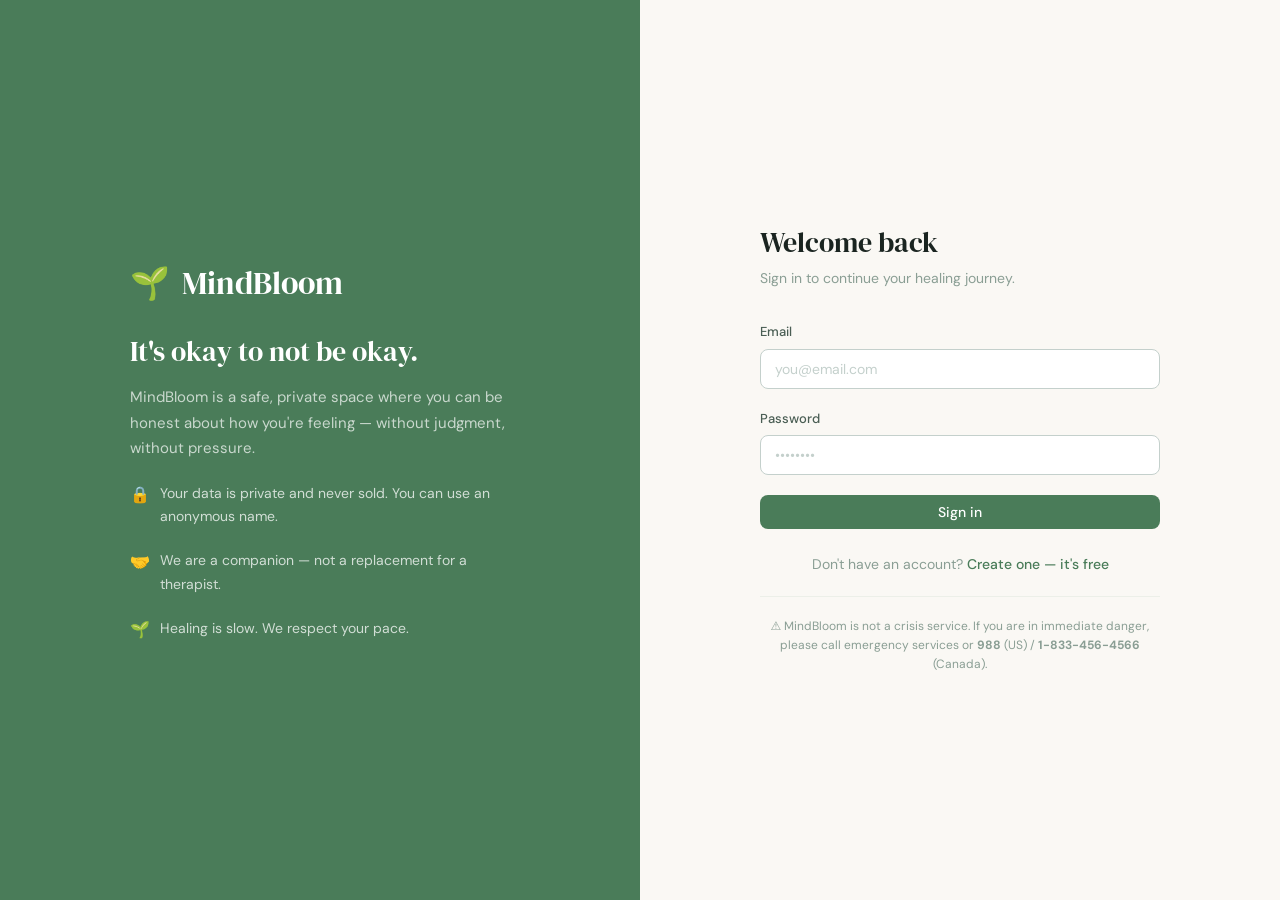
<file: target/classes/static/pages/login.html>
<!DOCTYPE html>
<html lang="en">
<head>
  <meta charset="UTF-8">
  <meta name="viewport" content="width=device-width, initial-scale=1.0">
  <title>Sign In – MindBloom</title>
  <link rel="stylesheet" href="../css/main.css">
</head>
<body>
<div class="auth-shell">
  <!-- Left branding panel -->
  <div class="auth-left">
    <div class="auth-left-inner">
      <div class="logo"><span>🌱</span> MindBloom</div>
      <h2>It's okay to not be okay.</h2>
      <p>MindBloom is a safe, private space where you can be honest about how you're feeling — without judgment, without pressure.</p>

      <div class="auth-principle">
        <span>🔒</span>
        <p>Your data is private and never sold. You can use an anonymous name.</p>
      </div>
      <div class="auth-principle">
        <span>🤝</span>
        <p>We are a companion — not a replacement for a therapist.</p>
      </div>
      <div class="auth-principle">
        <span>🌱</span>
        <p>Healing is slow. We respect your pace.</p>
      </div>
    </div>
  </div>

  <!-- Right form panel -->
  <div class="auth-right">
    <div class="auth-form-wrap">
      <h1>Welcome back</h1>
      <p class="sub">Sign in to continue your healing journey.</p>

      <form id="login-form" novalidate>
        <div class="form-group">
          <label class="form-label" for="email">Email</label>
          <input id="email" type="email" class="form-input" placeholder="you@email.com" required>
          <p class="form-error hidden" id="email-err"></p>
        </div>
        <div class="form-group">
          <label class="form-label" for="password">Password</label>
          <input id="password" type="password" class="form-input" placeholder="••••••••" required>
          <p class="form-error hidden" id="password-err"></p>
        </div>
        <p class="form-error hidden mb-sm" id="global-err"></p>
        <button type="submit" class="btn btn-primary btn-full" id="submit-btn">Sign in</button>
      </form>

      <div class="auth-switch">
        Don't have an account? <a href="register.html">Create one — it's free</a>
      </div>

      <div class="divider"></div>
      <p style="font-size:0.75rem;color:var(--ink-light);text-align:center;line-height:1.6">
        ⚠️ MindBloom is not a crisis service. If you are in immediate danger,<br>
        please call emergency services or <strong>988</strong> (US) / <strong>1-833-456-4566</strong> (Canada).
      </p>
    </div>
  </div>
</div>

<script src="../js/api.js"></script>
<script src="../js/app.js"></script>
<script>
  // Redirect if already logged in
  if (auth.isLoggedIn()) {
    const u = auth.user();
    window.location.href = u?.onboardingCompleted ? 'dashboard.html' : 'onboarding.html';
  }

  const form = document.getElementById('login-form');
  const submitBtn = document.getElementById('submit-btn');

  form.addEventListener('submit', async (e) => {
    e.preventDefault();
    const email    = document.getElementById('email').value.trim();
    const password = document.getElementById('password').value;
    const globalErr = document.getElementById('global-err');

    globalErr.classList.add('hidden');
    setLoading(submitBtn, true, 'Sign in');

    try {
      const res = await api.auth.login({ email, password });
      auth.save(res.accessToken, res.user);
      window.location.href = res.user?.onboardingCompleted ? 'dashboard.html' : 'onboarding.html';
    } catch (err) {
      globalErr.textContent = err.message || 'Login failed. Please check your credentials.';
      globalErr.classList.remove('hidden');
      setLoading(submitBtn, false, 'Sign in');
    }
  });
</script>
</body>
</html>
</file>
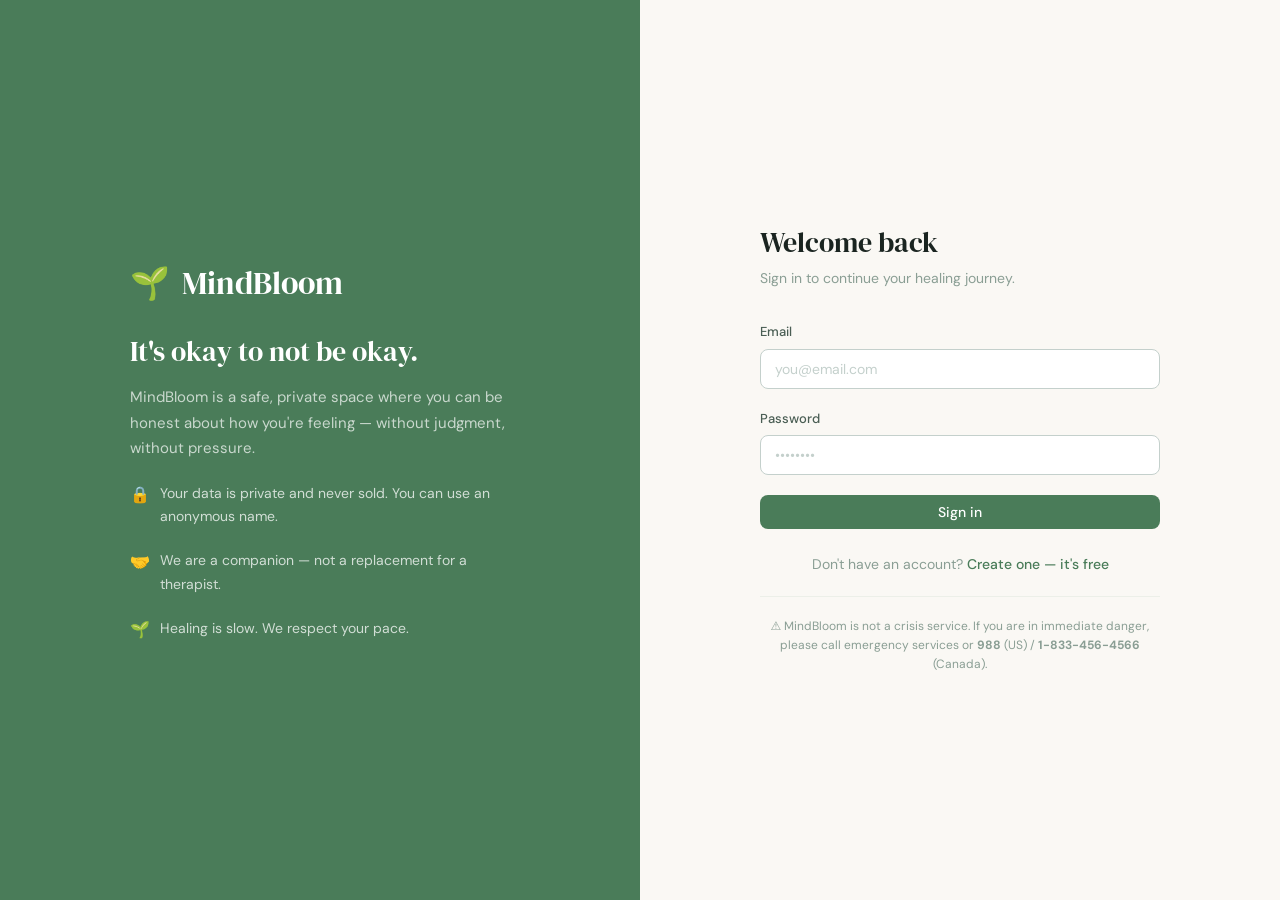
<file: target/classes/static/pages/onboarding.html>
<!DOCTYPE html>
<html lang="en">
<head>
  <meta charset="UTF-8">
  <meta name="viewport" content="width=device-width, initial-scale=1.0">
  <title>Your Healing Path – MindBloom</title>
  <link rel="stylesheet" href="../css/main.css">
  <style>
    body { display:flex; align-items:center; justify-content:center; min-height:100vh; background:var(--warm); }
    .onboard-wrap { width:100%; max-width:600px; padding:2rem; }
    .step { display:none; }
    .step.active { display:block; }
    .step-indicator { display:flex; gap:6px; margin-bottom:2rem; }
    .step-dot { width:8px; height:8px; border-radius:50%; background:var(--ink-faint); transition:var(--transition); }
    .step-dot.done { background:var(--sage); }
  </style>
</head>
<body>
<div class="onboard-wrap">
  <div style="text-align:center;margin-bottom:2rem;">
    <div style="font-size:2rem;margin-bottom:0.5rem;">🌱</div>
    <h1 id="greeting">Welcome</h1>
    <p style="color:var(--ink-light);margin-top:0.25rem;">Let's personalise your healing journey. This takes 2 minutes.</p>
  </div>

  <div class="step-indicator" id="step-indicator">
    <div class="step-dot done" id="dot-1"></div>
    <div class="step-dot" id="dot-2"></div>
    <div class="step-dot" id="dot-3"></div>
  </div>

  <!-- Step 1: Choose healing path -->
  <div class="step active" id="step-1">
    <h2 style="margin-bottom:0.5rem;font-size:1.25rem;">What brings you here today?</h2>
    <p style="font-size:0.875rem;color:var(--ink-light);margin-bottom:1.25rem;">Choose the path that feels most like you right now. You can always change this later.</p>

    <div class="path-grid" id="path-grid">
      <div class="path-card" data-path="STRESS">
        <div class="path-icon">🌊</div>
        <h4>Managing Stress</h4>
        <p>Work, life, responsibilities — it's a lot. Let's find breathing room.</p>
      </div>
      <div class="path-card" data-path="ANXIETY">
        <div class="path-icon">🌀</div>
        <h4>Overcoming Anxiety</h4>
        <p>Quiet the worry. Learn to stay grounded when your mind races.</p>
      </div>
      <div class="path-card" data-path="SELF_ESTEEM">
        <div class="path-icon">🪞</div>
        <h4>Building Self-Esteem</h4>
        <p>Learn to see yourself with kindness. You deserve that.</p>
      </div>
      <div class="path-card" data-path="BURNOUT">
        <div class="path-icon">🍂</div>
        <h4>Recovering from Burnout</h4>
        <p>You've been running on empty. It's time to rest and rebuild.</p>
      </div>
      <div class="path-card" data-path="GRIEF">
        <div class="path-icon">🕊️</div>
        <h4>Processing Grief</h4>
        <p>Loss is not linear. You don't have to go through it alone.</p>
      </div>
      <div class="path-card" data-path="GENERAL">
        <div class="path-icon">🌿</div>
        <h4>General Wellness</h4>
        <p>No specific focus — just building healthier daily habits.</p>
      </div>
    </div>

    <button class="btn btn-primary btn-full mt-md" id="step1-next" disabled>Continue →</button>
  </div>

  <!-- Step 2: Primary concern text -->
  <div class="step" id="step-2">
    <h2 style="margin-bottom:0.5rem;font-size:1.25rem;">What's been weighing on you most?</h2>
    <p style="font-size:0.875rem;color:var(--ink-light);margin-bottom:1.25rem;">This is optional — but it helps us tailor your experience. Write as little or as much as you want.</p>
    <div class="form-group">
      <textarea id="primary-concern" class="form-input form-textarea" placeholder="e.g. I've been feeling overwhelmed with work and can't switch off..." rows="5"></textarea>
      <p class="form-hint">This stays private and is only used to personalise your first exercises.</p>
    </div>
    <div style="display:flex;gap:10px;">
      <button class="btn btn-ghost" onclick="goStep(1)">← Back</button>
   
      <button class="btn btn-primary" style="flex:1;" onclick="validateStep2()">Continue →</button>
    </div>
  </div>

  <!-- Step 3: Confirm and start -->
  <div class="step" id="step-3">
    <div style="text-align:center;padding:1.5rem 0;">
      <div style="font-size:3rem;margin-bottom:1rem;" id="path-emoji">🌿</div>
      <h2 style="margin-bottom:0.75rem;" id="path-confirm-title">Your path is ready</h2>
      <p style="max-width:380px;margin:0 auto;line-height:1.7;" id="path-confirm-msg">
        You've taken the first step. That took courage. MindBloom will walk alongside you — at your pace, without judgment.
      </p>

      <div class="insight-box" style="text-align:left;margin:1.5rem 0;">
        <p>"It's okay to not be okay. The fact that you showed up here today is already healing."</p>
      </div>

      <p style="font-size:0.8125rem;color:var(--ink-light);margin-bottom:1.5rem;">
        ⚠️ MindBloom is a companion app — not a therapist. For urgent mental health support, please reach out to a professional.
      </p>

      <button class="btn btn-primary" id="start-btn" style="padding:0.875rem 2.5rem;font-size:1rem;">
        Begin my journey 🌱
      </button>
    </div>
  </div>
</div>

<script src="../js/api.js"></script>
<script src="../js/app.js"></script>
<script>
  if (!auth.isLoggedIn()) window.location.href = 'login.html';

  const user = auth.user();
  if (user) document.getElementById('greeting').textContent = `Welcome, ${user.displayName} 🌿`;

  let selectedPath = null;
  let currentStep = 1;

  const pathEmojis = {
    STRESS:'🌊', ANXIETY:'🌀', SELF_ESTEEM:'🪞', BURNOUT:'🍂', GRIEF:'🕊️', GENERAL:'🌿'
  };
  const pathTitles = {
    STRESS:'Managing Stress', ANXIETY:'Overcoming Anxiety', SELF_ESTEEM:'Building Self-Esteem',
    BURNOUT:'Recovering from Burnout', GRIEF:'Processing Grief', GENERAL:'General Wellness'
  };

  $$('.path-card').forEach(card => {
    card.addEventListener('click', () => {
      $$('.path-card').forEach(c => c.classList.remove('selected'));
      card.classList.add('selected');
      selectedPath = card.dataset.path;
      document.getElementById('step1-next').disabled = false;
    });
  });
  
  document.getElementById('step1-next').addEventListener('click', () => {
	  if (!selectedPath) {
	    toast.error("Please select a healing path");
	    return;
	  }

	  document.getElementById('path-emoji').textContent = pathEmojis[selectedPath] || '🌿';
	  document.getElementById('path-confirm-title').textContent = `You chose: ${pathTitles[selectedPath]}`;

	  goStep(2);
	});

 

  function goStep(n) {
    $$('.step').forEach(s => s.classList.remove('active'));
    document.getElementById(`step-${n}`).classList.add('active');
    for (let i = 1; i <= 3; i++) {
      document.getElementById(`dot-${i}`).classList.toggle('done', i <= n);
    }
    currentStep = n;
  }
  
  function validateStep2() {
	  if (!selectedPath) {
	    toast.error("Please select a healing path");
	    goStep(1);
	    return;
	  }
	  goStep(3);
	}
  
  document.getElementById('start-btn').addEventListener('click', async () => {
	  const btn = document.getElementById('start-btn');
	  setLoading(btn, true, 'Begin my journey 🌱');

	  try {
	    const payload = {
	      healingPath: selectedPath,
	      primaryConcern: document.getElementById('primary-concern').value.trim()
	    };

	    console.log("ONBOARDING PAYLOAD:", payload);

	    if (!payload.healingPath) {
	      toast.error("Healing path missing. Please restart onboarding.");
	      setLoading(btn, false, 'Begin my journey 🌱');
	      return;
	    }

	    const res = await api.onboarding.complete(payload);

	    const u = auth.user();
	    u.healingPath = res.healingPath;
	    u.onboardingCompleted = true;
	    auth.save(auth.token(), u);

	    window.location.href = 'dashboard.html';

	  } catch (err) {
	    toast.error(err.message || 'Something went wrong. Please try again.');
	    setLoading(btn, false, 'Begin my journey 🌱');
	  }
	  
	
  });
</script>
</body>
</html>
</file>
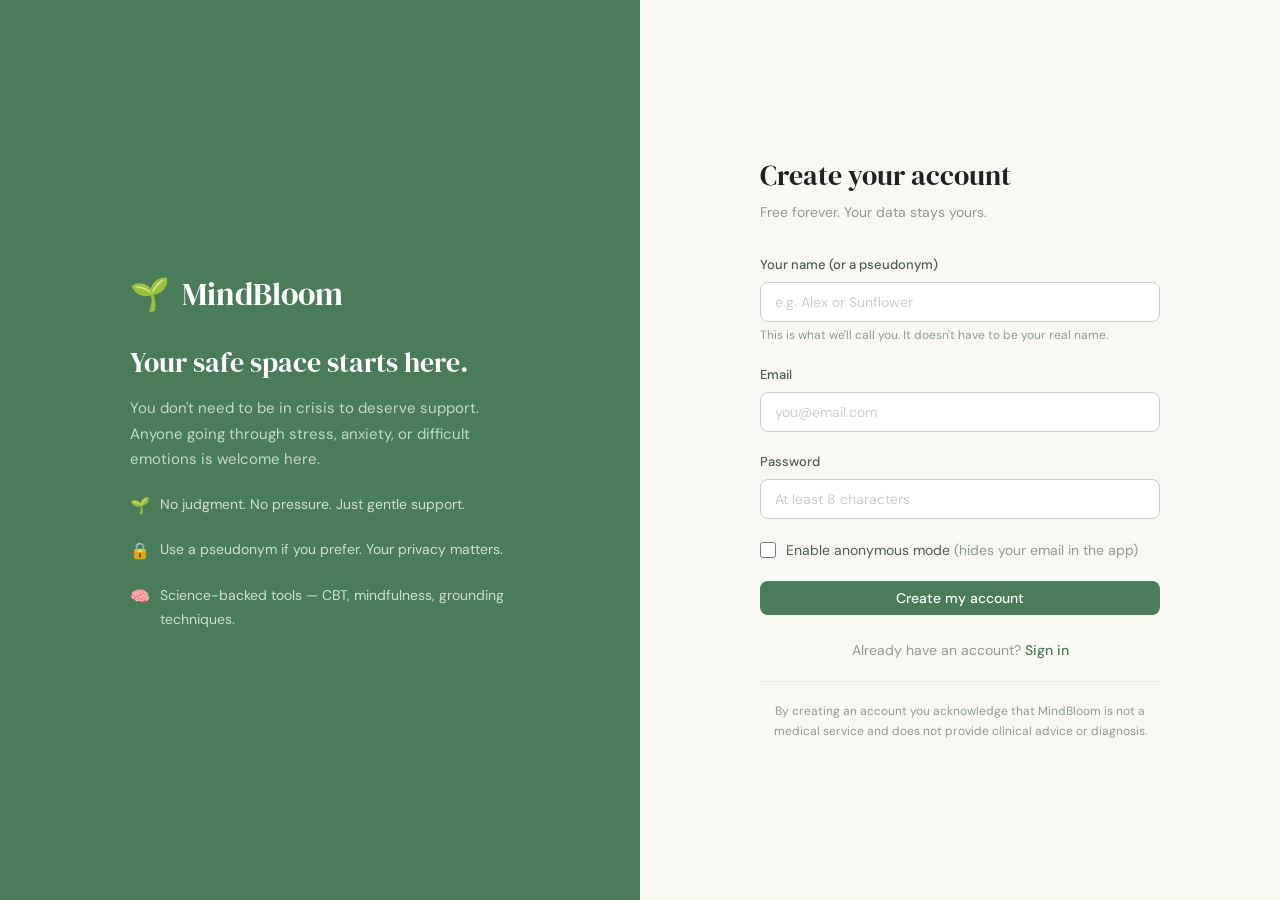
<file: target/classes/static/pages/register.html>
<!DOCTYPE html>
<html lang="en">
<head>
  <meta charset="UTF-8">
  <meta name="viewport" content="width=device-width, initial-scale=1.0">
  <title>Create Account – MindBloom</title>
  <link rel="stylesheet" href="../css/main.css">
</head>
<body>
<div class="auth-shell">
  <div class="auth-left">
    <div class="auth-left-inner">
      <div class="logo"><span>🌱</span> MindBloom</div>
      <h2>Your safe space starts here.</h2>
      <p>You don't need to be in crisis to deserve support. Anyone going through stress, anxiety, or difficult emotions is welcome here.</p>
      <div class="auth-principle"><span>🌱</span><p>No judgment. No pressure. Just gentle support.</p></div>
      <div class="auth-principle"><span>🔒</span><p>Use a pseudonym if you prefer. Your privacy matters.</p></div>
      <div class="auth-principle"><span>🧠</span><p>Science-backed tools — CBT, mindfulness, grounding techniques.</p></div>
    </div>
  </div>

  <div class="auth-right">
    <div class="auth-form-wrap">
      <h1>Create your account</h1>
      <p class="sub">Free forever. Your data stays yours.</p>

      <form id="register-form" novalidate>
        <div class="form-group">
          <label class="form-label" for="displayName">Your name (or a pseudonym)</label>
          <input id="displayName" type="text" class="form-input" placeholder="e.g. Alex or Sunflower" required>
          <p class="form-hint">This is what we'll call you. It doesn't have to be your real name.</p>
        </div>
        <div class="form-group">
          <label class="form-label" for="email">Email</label>
          <input id="email" type="email" class="form-input" placeholder="you@email.com" required>
        </div>
        <div class="form-group">
          <label class="form-label" for="password">Password</label>
          <input id="password" type="password" class="form-input" placeholder="At least 8 characters" required minlength="8">
        </div>

        <div class="form-group">
          <label style="display:flex;align-items:center;gap:10px;cursor:pointer;">
            <input type="checkbox" id="anonymousMode" style="width:16px;height:16px;accent-color:var(--sage)">
            <span style="font-size:0.875rem;color:var(--ink-mid)">Enable anonymous mode <span style="color:var(--ink-light)">(hides your email in the app)</span></span>
          </label>
        </div>

        <p class="form-error hidden mb-sm" id="global-err"></p>
        <button type="submit" class="btn btn-primary btn-full" id="submit-btn">Create my account</button>
      </form>

      <div class="auth-switch">Already have an account? <a href="login.html">Sign in</a></div>

      <div class="divider"></div>
      <p style="font-size:0.75rem;color:var(--ink-light);line-height:1.6;text-align:center">
        By creating an account you acknowledge that MindBloom is not a medical service and does not provide clinical advice or diagnosis.
      </p>
    </div>
  </div>
</div>

<script src="../js/api.js"></script>
<script src="../js/app.js"></script>
<script>
  if (auth.isLoggedIn()) window.location.href = 'dashboard.html';

  document.getElementById('register-form').addEventListener('submit', async (e) => {
    e.preventDefault();
    const btn = document.getElementById('submit-btn');
    const err = document.getElementById('global-err');
    err.classList.add('hidden');
    setLoading(btn, true, 'Create my account');

    try {
      const res = await api.auth.register({
        displayName:   document.getElementById('displayName').value.trim(),
        email:         document.getElementById('email').value.trim(),
        password:      document.getElementById('password').value,
        anonymousMode: document.getElementById('anonymousMode').checked,
      });
      auth.save(res.accessToken, res.user);
      window.location.href = 'onboarding.html';
    } catch (ex) {
      err.textContent = ex.message || 'Registration failed.';
      err.classList.remove('hidden');
      setLoading(btn, false, 'Create my account');
    }
  });
</script>
</body>
</html>
</file>
<file: target/classes/static/css/main.css>
/* ============================================================
   MindBloom – Design System
   Calm, warm, human. No clutter. Healing-first UI.
   ============================================================ */

@import url('https://fonts.googleapis.com/css2?family=DM+Serif+Display:ital@0;1&family=DM+Sans:opsz,wght@9..40,300;9..40,400;9..40,500;9..40,600&display=swap');

/* ---------- Tokens ---------- */
:root {
  --sage:        #4a7c59;
  --sage-dark:   #3a6347;
  --sage-mid:    #8fae96;
  --sage-light:  #e8f0ea;
  --sage-faint:  #f3f7f4;

  --warm:        #faf8f4;
  --warm-mid:    #f3ede3;
  --white:       #ffffff;

  --ink:         #1a2420;
  --ink-mid:     #4a5e54;
  --ink-light:   #8a9e94;
  --ink-faint:   #c4d0cc;

  --rose:        #c97b84;
  --rose-light:  #f5e8ea;
  --amber:       #c4864a;
  --amber-light: #f5ece0;
  --sky:         #5b8ab0;
  --sky-light:   #e4eef6;

  --danger:      #d04040;
  --danger-light:#fdeaea;

  --radius-sm:   8px;
  --radius-md:   12px;
  --radius-lg:   16px;
  --radius-xl:   24px;

  --shadow-sm:   0 1px 3px rgba(26,36,32,.06), 0 1px 2px rgba(26,36,32,.04);
  --shadow-md:   0 4px 16px rgba(26,36,32,.08), 0 1px 4px rgba(26,36,32,.04);
  --shadow-lg:   0 8px 32px rgba(26,36,32,.10), 0 2px 8px rgba(26,36,32,.06);

  --transition:  all 0.18s cubic-bezier(.4,0,.2,1);
  --font-serif:  'DM Serif Display', Georgia, serif;
  --font-sans:   'DM Sans', system-ui, sans-serif;
}

/* ---------- Reset ---------- */
*, *::before, *::after { box-sizing: border-box; margin: 0; padding: 0; }
html { font-size: 16px; scroll-behavior: smooth; }
body {
  font-family: var(--font-sans);
  background: var(--warm);
  color: var(--ink);
  line-height: 1.6;
  -webkit-font-smoothing: antialiased;
}
img, svg { display: block; max-width: 100%; }
a { color: inherit; text-decoration: none; }
button { cursor: pointer; font-family: var(--font-sans); }
input, textarea, select { font-family: var(--font-sans); }
ul, ol { list-style: none; }

/* ---------- Typography ---------- */
.serif { font-family: var(--font-serif); }
h1 { font-family: var(--font-serif); font-size: 2rem; font-weight: 400; line-height: 1.2; }
h2 { font-family: var(--font-serif); font-size: 1.5rem; font-weight: 400; line-height: 1.3; }
h3 { font-size: 1rem; font-weight: 600; }
p  { color: var(--ink-mid); }
.text-sm  { font-size: 0.8125rem; }
.text-xs  { font-size: 0.75rem; }
.text-muted { color: var(--ink-light); }
.text-sage  { color: var(--sage); }

/* ---------- Layout ---------- */
.app-shell {
  display: grid;
  grid-template-columns: 220px 1fr;
  min-height: 100vh;
}
.page-content {
  padding: 2rem 2.5rem;
  max-width: 900px;
}
.page-header { margin-bottom: 2rem; }
.page-header h1 { margin-bottom: 0.25rem; }
.page-header p { color: var(--ink-light); font-size: 0.875rem; }

/* ---------- Sidebar ---------- */
.sidebar {
  background: var(--sage);
  padding: 1.75rem 1.25rem;
  display: flex;
  flex-direction: column;
  gap: 0.25rem;
  position: sticky;
  top: 0;
  height: 100vh;
  overflow-y: auto;
}
.sidebar-logo {
  display: flex;
  align-items: center;
  gap: 10px;
  margin-bottom: 2rem;
  padding: 0 0.5rem;
}
.sidebar-logo .logo-mark {
  width: 36px; height: 36px;
  background: rgba(255,255,255,0.2);
  border-radius: 50%;
  display: flex; align-items: center; justify-content: center;
  font-size: 18px;
}
.sidebar-logo span {
  font-family: var(--font-serif);
  font-size: 1.3rem;
  color: white;
}
.nav-link {
  display: flex;
  align-items: center;
  gap: 10px;
  padding: 0.625rem 0.875rem;
  border-radius: var(--radius-sm);
  color: rgba(255,255,255,0.65);
  font-size: 0.875rem;
  font-weight: 400;
  transition: var(--transition);
  border: none;
  background: none;
  width: 100%;
  text-align: left;
}
.nav-link svg { width: 18px; height: 18px; flex-shrink: 0; }
.nav-link:hover { background: rgba(255,255,255,0.12); color: white; }
.nav-link.active { background: rgba(255,255,255,0.18); color: white; font-weight: 500; }
.nav-section-label {
  font-size: 0.65rem;
  text-transform: uppercase;
  letter-spacing: 0.1em;
  color: rgba(255,255,255,0.35);
  padding: 1rem 0.875rem 0.25rem;
}
.sidebar-footer {
  margin-top: auto;
  background: rgba(0,0,0,0.12);
  border-radius: var(--radius-sm);
  padding: 0.875rem;
}
.sidebar-footer p { font-size: 0.75rem; color: rgba(255,255,255,0.5); line-height: 1.5; }
.sidebar-user {
  display: flex; align-items: center; gap: 10px;
  margin-bottom: 1.5rem;
  padding: 0.75rem;
  background: rgba(255,255,255,0.1);
  border-radius: var(--radius-sm);
}
.user-avatar {
  width: 34px; height: 34px; border-radius: 50%;
  background: rgba(255,255,255,0.25);
  display: flex; align-items: center; justify-content: center;
  font-size: 14px; color: white; font-weight: 600; flex-shrink: 0;
}
.sidebar-user .user-info p { font-size: 0.8125rem; color: white; font-weight: 500; }
.sidebar-user .user-info span { font-size: 0.7rem; color: rgba(255,255,255,0.5); }

/* ---------- Card ---------- */
.card {
  background: var(--white);
  border-radius: var(--radius-md);
  border: 1px solid rgba(74,124,89,0.1);
  box-shadow: var(--shadow-sm);
}
.card-body { padding: 1.25rem 1.5rem; }
.card-header {
  padding: 1rem 1.5rem;
  border-bottom: 1px solid rgba(74,124,89,0.08);
  display: flex; align-items: center; justify-content: space-between;
}
.card-header h3 { font-size: 0.875rem; }
.card-label {
  font-size: 0.7rem;
  text-transform: uppercase;
  letter-spacing: 0.08em;
  color: var(--ink-light);
  font-weight: 600;
  margin-bottom: 0.5rem;
}

/* ---------- Buttons ---------- */
.btn {
  display: inline-flex; align-items: center; justify-content: center; gap: 6px;
  padding: 0.625rem 1.25rem;
  border-radius: var(--radius-sm);
  font-size: 0.875rem;
  font-weight: 500;
  border: none;
  transition: var(--transition);
  line-height: 1;
}
.btn-primary { background: var(--sage); color: white; }
.btn-primary:hover { background: var(--sage-dark); }
.btn-secondary { background: var(--sage-light); color: var(--sage); }
.btn-secondary:hover { background: #d8e8da; }
.btn-ghost { background: transparent; color: var(--ink-mid); }
.btn-ghost:hover { background: var(--sage-faint); color: var(--sage); }
.btn-danger { background: var(--danger-light); color: var(--danger); }
.btn-danger:hover { background: #f8d4d4; }
.btn-sm { padding: 0.4rem 0.875rem; font-size: 0.8125rem; }
.btn-full { width: 100%; }
.btn-icon { padding: 0.5rem; border-radius: var(--radius-sm); }
.btn:disabled { opacity: 0.5; cursor: not-allowed; }

/* ---------- Form ---------- */
.form-group { margin-bottom: 1.25rem; }
.form-label {
  display: block;
  font-size: 0.8125rem;
  font-weight: 500;
  color: var(--ink-mid);
  margin-bottom: 0.375rem;
}
.form-input {
  width: 100%;
  padding: 0.625rem 0.875rem;
  border: 1px solid var(--ink-faint);
  border-radius: var(--radius-sm);
  font-size: 0.875rem;
  color: var(--ink);
  background: var(--white);
  transition: var(--transition);
  outline: none;
}
.form-input:focus { border-color: var(--sage); box-shadow: 0 0 0 3px rgba(74,124,89,0.1); }
.form-input::placeholder { color: var(--ink-faint); }
.form-textarea { resize: vertical; min-height: 100px; line-height: 1.6; }
.form-hint { font-size: 0.75rem; color: var(--ink-light); margin-top: 0.25rem; }
.form-error { font-size: 0.75rem; color: var(--danger); margin-top: 0.25rem; }

/* ---------- Badge / Tag ---------- */
.badge {
  display: inline-flex; align-items: center; gap: 4px;
  padding: 0.2rem 0.6rem;
  border-radius: 20px;
  font-size: 0.7rem;
  font-weight: 600;
}
.badge-sage    { background: var(--sage-light);  color: var(--sage); }
.badge-rose    { background: var(--rose-light);  color: var(--rose); }
.badge-amber   { background: var(--amber-light); color: var(--amber); }
.badge-sky     { background: var(--sky-light);   color: var(--sky); }
.badge-danger  { background: var(--danger-light); color: var(--danger); }

/* ---------- Mood chips ---------- */
.mood-grid {
  display: grid;
  grid-template-columns: repeat(5, 1fr);
  gap: 8px;
}
.mood-chip {
  display: flex; flex-direction: column; align-items: center; gap: 4px;
  padding: 10px 6px;
  border-radius: var(--radius-sm);
  border: 1.5px solid var(--ink-faint);
  cursor: pointer;
  transition: var(--transition);
  background: var(--white);
}
.mood-chip:hover { border-color: var(--sage-mid); background: var(--sage-faint); }
.mood-chip.selected { border-color: var(--sage); background: var(--sage-light); }
.mood-chip .mood-emoji { font-size: 1.5rem; }
.mood-chip .mood-label { font-size: 0.65rem; font-weight: 500; color: var(--ink-mid); }

/* ---------- Range slider ---------- */
.range-wrap { position: relative; }
input[type="range"] {
  width: 100%;
  appearance: none;
  height: 4px;
  border-radius: 2px;
  background: var(--ink-faint);
  outline: none;
}
input[type="range"]::-webkit-slider-thumb {
  appearance: none;
  width: 18px; height: 18px;
  border-radius: 50%;
  background: var(--sage);
  cursor: pointer;
  box-shadow: var(--shadow-sm);
}
input[type="range"]::-moz-range-thumb {
  width: 18px; height: 18px;
  border-radius: 50%;
  background: var(--sage);
  border: none;
  cursor: pointer;
}

/* ---------- Toast ---------- */
.toast-container {
  position: fixed; bottom: 1.5rem; right: 1.5rem;
  display: flex; flex-direction: column; gap: 8px;
  z-index: 9999;
}
.toast {
  display: flex; align-items: center; gap: 10px;
  padding: 0.75rem 1rem;
  background: var(--ink);
  color: white;
  border-radius: var(--radius-sm);
  font-size: 0.875rem;
  box-shadow: var(--shadow-lg);
  animation: toastIn 0.25s ease;
  max-width: 320px;
}
.toast.success { background: var(--sage); }
.toast.error   { background: var(--danger); }
.toast.warning { background: var(--amber); }
@keyframes toastIn { from { opacity:0; transform:translateY(10px); } to { opacity:1; transform:none; } }

/* ---------- Crisis banner ---------- */
.crisis-banner {
  background: var(--danger-light);
  border: 1px solid rgba(208,64,64,0.2);
  border-radius: var(--radius-md);
  padding: 1rem 1.25rem;
  margin-bottom: 1rem;
}
.crisis-banner h4 { color: var(--danger); font-size: 0.875rem; margin-bottom: 0.5rem; }
.crisis-resource { font-size: 0.8125rem; color: var(--ink-mid); padding: 0.25rem 0; }
.crisis-resource strong { color: var(--ink); }

/* ---------- Chat ---------- */
.chat-wrap {
  display: flex; flex-direction: column;
  height: calc(100vh - 200px);
  min-height: 400px;
}
.chat-messages {
  flex: 1; overflow-y: auto;
  padding: 1.25rem 1.5rem;
  display: flex; flex-direction: column; gap: 12px;
}
.chat-messages::-webkit-scrollbar { width: 4px; }
.chat-messages::-webkit-scrollbar-thumb { background: var(--ink-faint); border-radius: 2px; }
.msg-row { display: flex; gap: 8px; align-items: flex-end; }
.msg-row.user { flex-direction: row-reverse; }
.msg-avatar {
  width: 28px; height: 28px; border-radius: 50%; flex-shrink: 0;
  display: flex; align-items: center; justify-content: center;
  font-size: 13px;
}
.msg-avatar.ai  { background: var(--sage-light); }
.msg-avatar.user { background: var(--sage); color: white; font-weight: 600; }
.msg-bubble {
  max-width: 72%;
  padding: 0.625rem 0.875rem;
  border-radius: 14px;
  font-size: 0.875rem;
  line-height: 1.6;
}
.msg-bubble.ai   { background: var(--sage-faint); color: var(--ink); border-radius: 14px 14px 14px 2px; }
.msg-bubble.user { background: var(--sage); color: white; border-radius: 14px 14px 2px 14px; }
.msg-bubble p { color: inherit; }
.msg-time { font-size: 0.7rem; color: var(--ink-light); padding: 0 4px; }
.chat-input-area {
  padding: 1rem 1.5rem;
  border-top: 1px solid rgba(74,124,89,0.08);
  display: flex; gap: 10px; align-items: flex-end;
}
.chat-input-area textarea {
  flex: 1;
  border: 1px solid var(--ink-faint);
  border-radius: var(--radius-sm);
  padding: 0.625rem 0.875rem;
  font-size: 0.875rem;
  resize: none;
  outline: none;
  max-height: 120px;
  min-height: 42px;
  line-height: 1.5;
  background: var(--warm);
  color: var(--ink);
}
.chat-input-area textarea:focus { border-color: var(--sage); }
.chat-disclaimer {
  font-size: 0.7rem;
  color: var(--ink-light);
  text-align: center;
  padding: 0.5rem 1.5rem;
}

/* ---------- Mood bar chart ---------- */
.bar-chart { display: flex; align-items: flex-end; gap: 8px; height: 80px; }
.bar-col { flex: 1; display: flex; flex-direction: column; align-items: center; gap: 4px; }
.bar-fill {
  width: 100%;
  border-radius: 4px 4px 0 0;
  min-height: 4px;
  transition: height 0.4s ease;
}
.bar-day { font-size: 0.65rem; color: var(--ink-light); }
.bar-val { font-size: 0.65rem; color: var(--ink-light); }

/* ---------- Streak dots ---------- */
.streak-row { display: flex; gap: 6px; flex-wrap: wrap; margin-top: 0.5rem; }
.streak-dot {
  width: 22px; height: 22px; border-radius: 50%;
  border: 2px solid var(--ink-faint);
  background: white;
}
.streak-dot.done { background: var(--sage); border-color: var(--sage); }
.streak-dot.today { background: var(--sage); border-color: var(--ink); box-shadow: 0 0 0 2px white; }

/* ---------- Stat card ---------- */
.stat-value { font-size: 2rem; font-weight: 600; color: var(--ink); line-height: 1; }
.stat-sub { font-size: 0.8125rem; color: var(--ink-light); margin-top: 4px; }

/* ---------- Exercise item ---------- */
.exercise-item {
  display: flex; align-items: center; gap: 1rem;
  padding: 0.875rem 1rem;
  border-radius: var(--radius-sm);
  border: 1px solid rgba(74,124,89,0.1);
  background: white;
  cursor: pointer;
  transition: var(--transition);
}
.exercise-item:hover { border-color: var(--sage-mid); box-shadow: var(--shadow-sm); transform: translateY(-1px); }
.exercise-icon {
  width: 40px; height: 40px;
  border-radius: var(--radius-sm);
  display: flex; align-items: center; justify-content: center;
  font-size: 18px; flex-shrink: 0;
}
.exercise-info { flex: 1; }
.exercise-info h4 { font-size: 0.875rem; font-weight: 500; margin-bottom: 2px; }
.exercise-info p { font-size: 0.75rem; color: var(--ink-light); }
.exercise-meta { display: flex; gap: 6px; align-items: center; flex-shrink: 0; }

/* ---------- Journal entry card ---------- */
.journal-card {
  padding: 1rem 1.25rem;
  border-radius: var(--radius-sm);
  border: 1px solid rgba(74,124,89,0.1);
  background: white;
  transition: var(--transition);
}
.journal-card:hover { border-color: var(--sage-mid); box-shadow: var(--shadow-sm); }
.journal-card h4 { font-size: 0.9375rem; font-weight: 500; margin-bottom: 4px; }
.journal-card p { font-size: 0.8125rem; color: var(--ink-mid); line-height: 1.5; }
.journal-card-footer { display: flex; align-items: center; justify-content: space-between; margin-top: 0.75rem; }

/* ---------- Healing path cards ---------- */
.path-grid { display: grid; grid-template-columns: repeat(2, 1fr); gap: 12px; }
.path-card {
  padding: 1.25rem;
  border-radius: var(--radius-md);
  border: 2px solid var(--ink-faint);
  cursor: pointer; transition: var(--transition);
  background: white;
}
.path-card:hover { border-color: var(--sage-mid); background: var(--sage-faint); }
.path-card.selected { border-color: var(--sage); background: var(--sage-light); }
.path-card .path-icon { font-size: 1.75rem; margin-bottom: 0.5rem; }
.path-card h4 { font-size: 0.9375rem; font-weight: 500; margin-bottom: 4px; }
.path-card p { font-size: 0.8rem; color: var(--ink-light); }

/* ---------- Insight box ---------- */
.insight-box {
  background: var(--sage-faint);
  border-left: 3px solid var(--sage);
  border-radius: 0 var(--radius-sm) var(--radius-sm) 0;
  padding: 0.875rem 1rem;
}
.insight-box p { font-size: 0.875rem; font-style: italic; color: var(--sage-dark); }

/* ---------- Utility ---------- */
.grid-2 { display: grid; grid-template-columns: 1fr 1fr; gap: 1rem; }
.grid-3 { display: grid; grid-template-columns: repeat(3, 1fr); gap: 1rem; }
.flex    { display: flex; }
.flex-between { display: flex; justify-content: space-between; align-items: center; }
.flex-center  { display: flex; align-items: center; }
.gap-sm { gap: 0.5rem; }
.gap-md { gap: 1rem; }
.mt-sm  { margin-top: 0.75rem; }
.mt-md  { margin-top: 1.25rem; }
.mt-lg  { margin-top: 2rem; }
.mb-sm  { margin-bottom: 0.75rem; }
.mb-md  { margin-bottom: 1.25rem; }
.hidden { display: none !important; }
.divider { height: 1px; background: rgba(74,124,89,0.08); margin: 1.25rem 0; }
.empty-state { text-align: center; padding: 3rem 1rem; color: var(--ink-light); }
.empty-state .empty-icon { font-size: 2.5rem; margin-bottom: 0.75rem; }
.empty-state p { font-size: 0.875rem; }

/* ---------- Auth pages ---------- */
.auth-shell {
  min-height: 100vh;
  display: grid;
  grid-template-columns: 1fr 1fr;
}
.auth-left {
  background: var(--sage);
  display: flex; align-items: center; justify-content: center;
  padding: 3rem;
}
.auth-left-inner { max-width: 380px; color: white; }
.auth-left-inner .logo { font-family: var(--font-serif); font-size: 2rem; margin-bottom: 1.5rem; display: flex; align-items: center; gap: 12px; }
.auth-left-inner h2 { font-family: var(--font-serif); font-size: 1.75rem; font-weight: 400; margin-bottom: 1rem; }
.auth-left-inner p { color: rgba(255,255,255,0.7); line-height: 1.7; font-size: 0.9375rem; }
.auth-principle { display: flex; align-items: flex-start; gap: 10px; margin-top: 1.25rem; }
.auth-principle p { font-size: 0.875rem; color: rgba(255,255,255,0.75); }
.auth-right {
  display: flex; align-items: center; justify-content: center;
  padding: 3rem;
  background: var(--warm);
}
.auth-form-wrap { width: 100%; max-width: 400px; }
.auth-form-wrap h1 { font-size: 1.75rem; margin-bottom: 0.5rem; }
.auth-form-wrap .sub { color: var(--ink-light); font-size: 0.875rem; margin-bottom: 2rem; }
.auth-switch { text-align: center; margin-top: 1.5rem; font-size: 0.875rem; color: var(--ink-light); }
.auth-switch a { color: var(--sage); font-weight: 500; }

/* ---------- Loading spinner ---------- */
.spinner {
  width: 20px; height: 20px;
  border: 2px solid rgba(255,255,255,0.3);
  border-top-color: white;
  border-radius: 50%;
  animation: spin 0.7s linear infinite;
  display: inline-block;
}
@keyframes spin { to { transform: rotate(360deg); } }

/* ---------- Modal ---------- */
.modal-overlay {
  position: fixed; inset: 0;
  background: rgba(26,36,32,0.4);
  display: flex; align-items: center; justify-content: center;
  z-index: 1000;
  backdrop-filter: blur(2px);
}
.modal {
  background: white;
  border-radius: var(--radius-lg);
  box-shadow: var(--shadow-lg);
  width: 90%; max-width: 520px;
  max-height: 90vh; overflow-y: auto;
}
.modal-header {
  padding: 1.25rem 1.5rem;
  border-bottom: 1px solid rgba(74,124,89,0.08);
  display: flex; justify-content: space-between; align-items: center;
}
.modal-body { padding: 1.5rem; }
.modal-footer {
  padding: 1rem 1.5rem;
  border-top: 1px solid rgba(74,124,89,0.08);
  display: flex; gap: 8px; justify-content: flex-end;
}

/* ---------- Scrollbar ---------- */
::-webkit-scrollbar { width: 6px; height: 6px; }
::-webkit-scrollbar-track { background: transparent; }
::-webkit-scrollbar-thumb { background: var(--ink-faint); border-radius: 3px; }
::-webkit-scrollbar-thumb:hover { background: var(--ink-light); }

/* ---------- Responsive ---------- */
@media (max-width: 768px) {
  .app-shell { grid-template-columns: 1fr; }
  .sidebar { display: none; }
  .page-content { padding: 1.25rem; }
  .auth-shell { grid-template-columns: 1fr; }
  .auth-left { display: none; }
  .grid-2, .grid-3 { grid-template-columns: 1fr; }
  .path-grid { grid-template-columns: 1fr; }
  .mood-grid { grid-template-columns: repeat(3, 1fr); }
}
</file>
